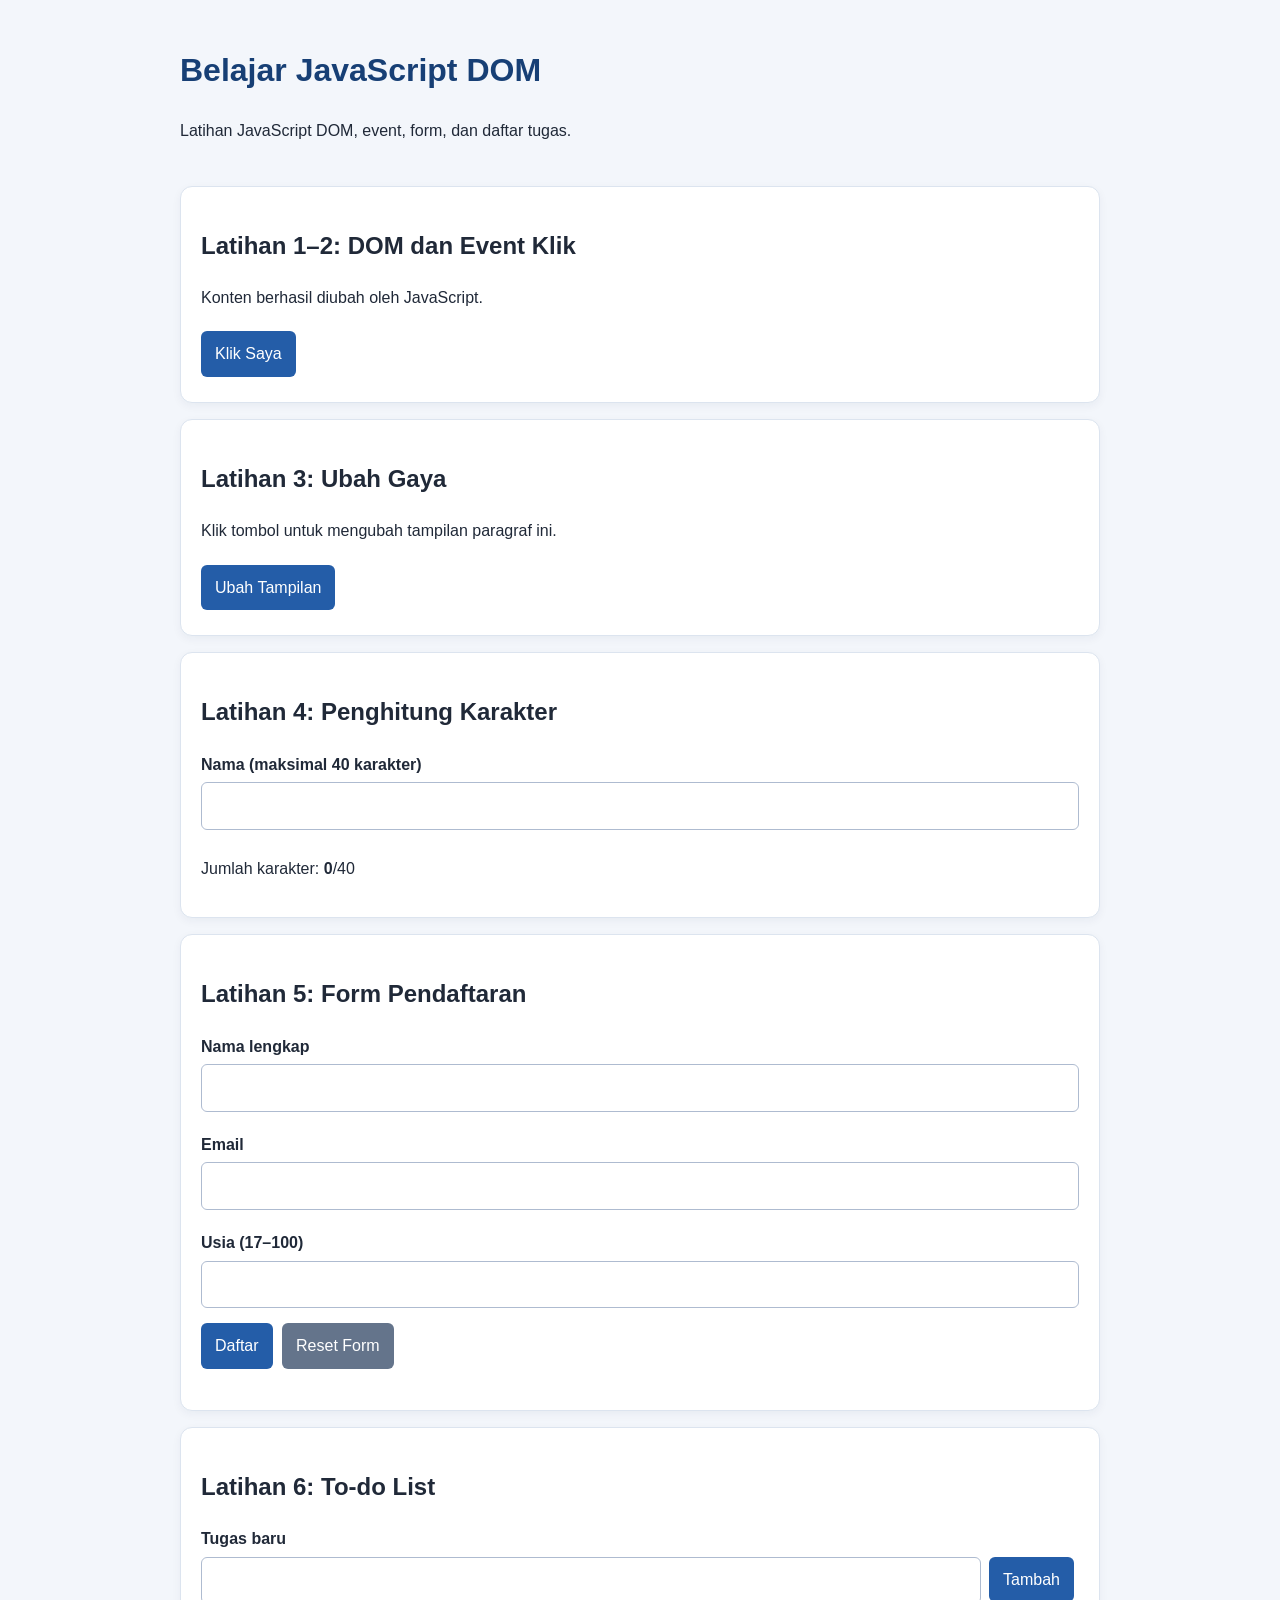
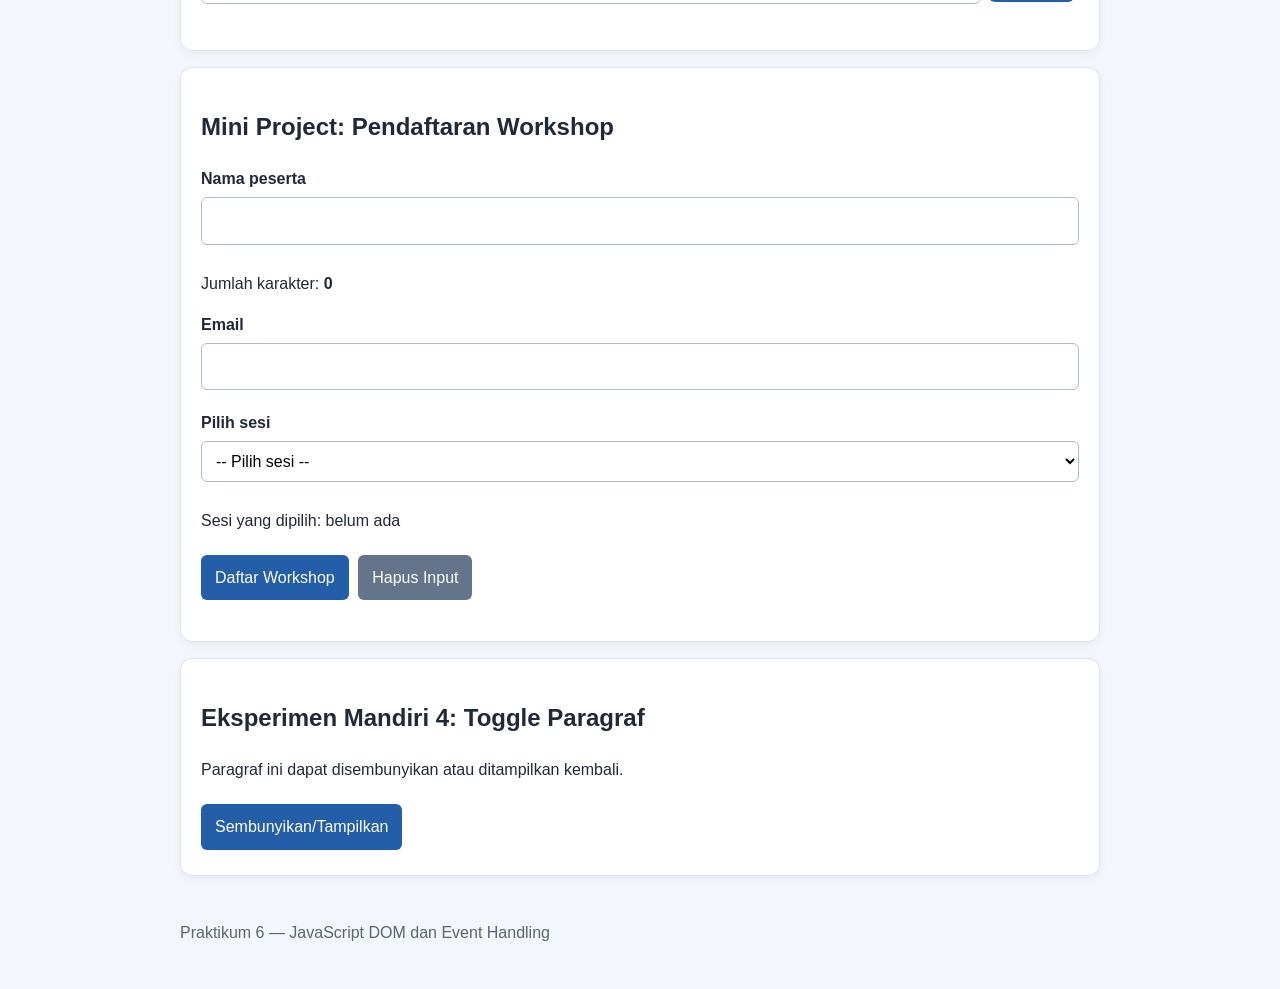
<file: index.html>
<!DOCTYPE html>
<html lang="id">
<head>
    <meta charset="UTF-8">
    <meta name="viewport" content="width=device-width, initial-scale=1.0">
    <title>Praktikum DOM dan Event</title>
    <link rel="stylesheet" href="style.css">
    <script src="script.js" defer></script>
</head>
<body>
    <header class="container">
        <h1 id="judul">Praktikum DOM dan Event</h1>
        <p>Latihan JavaScript DOM, event, form, dan daftar tugas.</p>
    </header>

    <main class="container">
        <section class="panel">
            <h2>Latihan 1–2: DOM dan Event Klik</h2>
            <p id="pesan">Belum ada tindakan.</p>
            <button id="tombolAksi" type="button">Klik Saya</button>
        </section>

        <section class="panel">
            <h2>Latihan 3: Ubah Gaya</h2>
            <p id="teksGaya">
                Klik tombol untuk mengubah tampilan paragraf ini.
            </p>
            <button id="tombolGaya" type="button">Ubah Tampilan</button>
        </section>

        <section class="panel">
            <h2>Latihan 4: Penghitung Karakter</h2>
            <label for="namaInput">Nama (maksimal 40 karakter)</label>
            <input id="namaInput" type="text" maxlength="40">
            <p>Jumlah karakter: <strong id="jumlahKarakter">0</strong>/40</p>
        </section>

        <section class="panel">
            <h2>Latihan 5: Form Pendaftaran</h2>
            <form id="formPendaftaran" novalidate>
                <label for="nama">Nama lengkap</label>
                <input id="nama" type="text">

                <label for="email">Email</label>
                <input id="email" type="email">

                <label for="usia">Usia (17–100)</label>
                <input id="usia" type="number">

                <button type="submit">Daftar</button>
                <button type="reset" class="secondary">Reset Form</button>
            </form>
            <p id="pesanForm" aria-live="polite"></p>
        </section>

        <section class="panel">
            <h2>Latihan 6: To-do List</h2>
            <label for="inputTugas">Tugas baru</label>

            <div class="inline">
                <input id="inputTugas" type="text">
                <button id="tambahTugas" type="button">Tambah</button>
            </div>

            <p id="pesanTugas" aria-live="polite"></p>
            <ul id="daftarTugas"></ul>
        </section>

        <section class="panel">
            <h2>Mini Project: Pendaftaran Workshop</h2>

            <form id="formWorkshop" novalidate>
                <label for="namaWorkshop">Nama peserta</label>
                <input id="namaWorkshop" type="text" maxlength="50">

                <p>
                    Jumlah karakter:
                    <strong id="jumlahNamaWorkshop">0</strong>
                </p>

                <label for="emailWorkshop">Email</label>
                <input id="emailWorkshop" type="email">

                <label for="sesiWorkshop">Pilih sesi</label>
                <select id="sesiWorkshop">
                    <option value="">-- Pilih sesi --</option>
                    <option value="Pagi">Sesi Pagi</option>
                    <option value="Siang">Sesi Siang</option>
                    <option value="Sore">Sesi Sore</option>
                </select>

                <p id="sesiDipilih">Sesi yang dipilih: belum ada</p>

                <button type="submit">Daftar Workshop</button>
                <button type="reset" class="secondary">Hapus Input</button>
            </form>

            <p id="pesanWorkshop" aria-live="polite"></p>
        </section>

        <section class="panel">
            <h2>Eksperimen Mandiri 4: Toggle Paragraf</h2>
            <p id="paragrafToggle">
                Paragraf ini dapat disembunyikan atau ditampilkan kembali.
            </p>
            <button id="tombolToggle" type="button">
                Sembunyikan/Tampilkan
            </button>
        </section>
    </main>

    <footer class="container">
        <p>Praktikum 6 — JavaScript DOM dan Event Handling</p>
    </footer>
</body>
</html>
</file>
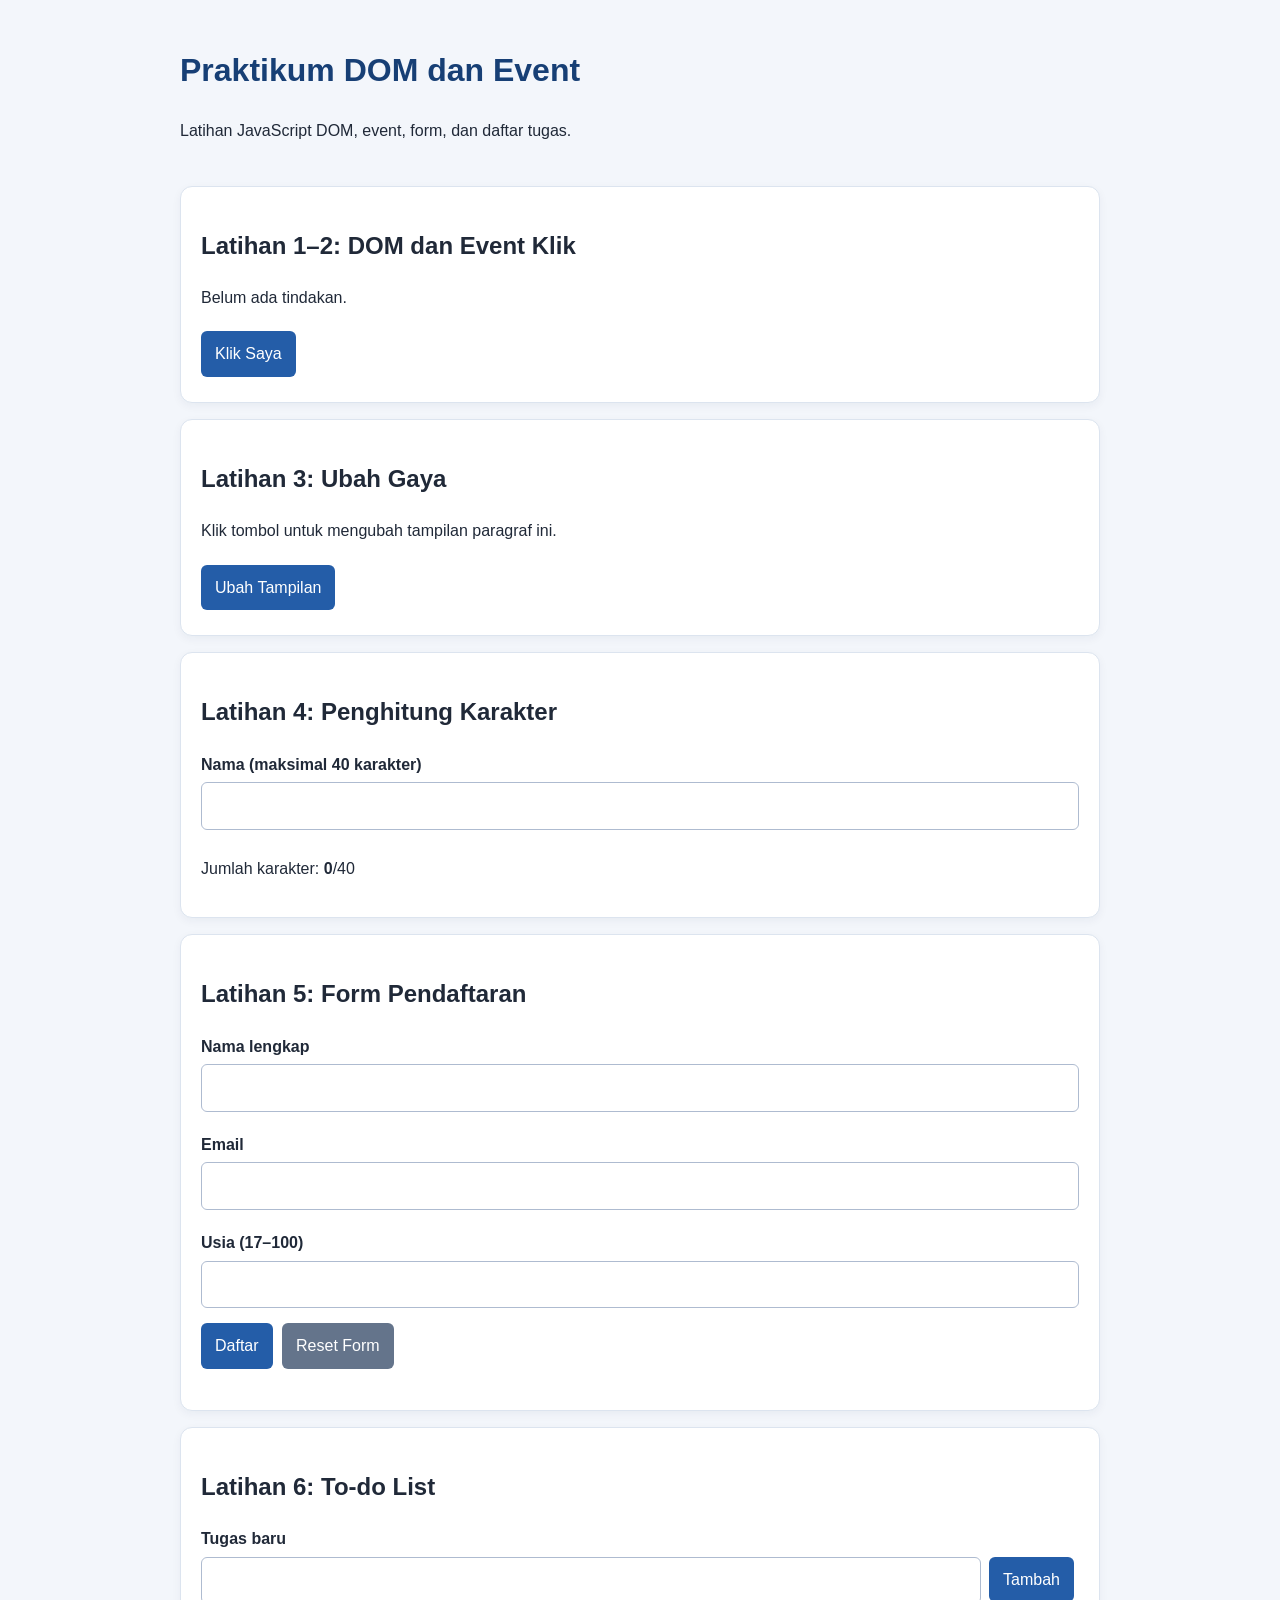
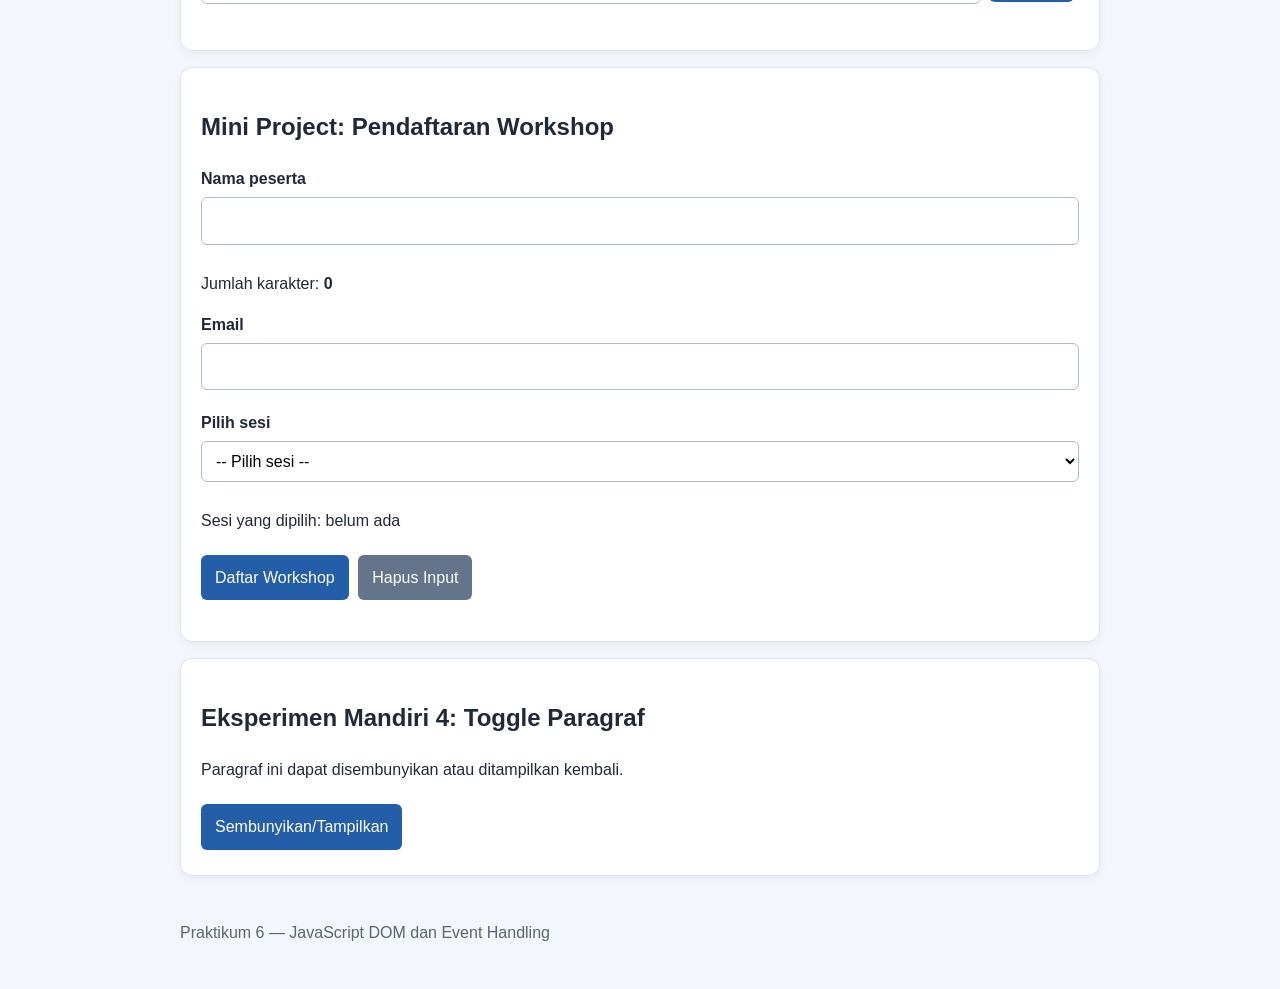
<file: index - eksperiments.html>
<!DOCTYPE html>
<html lang="id">
<head>
    <meta charset="UTF-8">
    <meta name="viewport" content="width=device-width, initial-scale=1.0">
    <title>Praktikum DOM dan Event</title>
    <link rel="stylesheet" href="style.css">
    <script src="script.js"></script>
</head>
<body>
    <header class="container">
        <h1 id="judul">Praktikum DOM dan Event</h1>
        <p>Latihan JavaScript DOM, event, form, dan daftar tugas.</p>
    </header>

    <main class="container">
        <section class="panel">
            <h2>Latihan 1–2: DOM dan Event Klik</h2>
            <p id="pesan">Belum ada tindakan.</p>
            <button id="tombolAksi" type="button">Klik Saya</button>
        </section>

        <section class="panel">
            <h2>Latihan 3: Ubah Gaya</h2>
            <p id="teksGaya">
                Klik tombol untuk mengubah tampilan paragraf ini.
            </p>
            <button id="tombolGaya" type="button">Ubah Tampilan</button>
        </section>

        <section class="panel">
            <h2>Latihan 4: Penghitung Karakter</h2>
            <label for="namaInput">Nama (maksimal 40 karakter)</label>
            <input id="namaInput" type="text" maxlength="40">
            <p>Jumlah karakter: <strong id="jumlahKarakter">0</strong>/40</p>
        </section>

        <section class="panel">
            <h2>Latihan 5: Form Pendaftaran</h2>
            <form id="formPendaftaran" novalidate>
                <label for="nama">Nama lengkap</label>
                <input id="nama" type="text">

                <label for="email">Email</label>
                <input id="email" type="email">

                <label for="usia">Usia (17–100)</label>
                <input id="usia" type="number">

                <button type="submit">Daftar</button>
                <button type="reset" class="secondary">Reset Form</button>
            </form>
            <p id="pesanForm" aria-live="polite"></p>
        </section>

        <section class="panel">
            <h2>Latihan 6: To-do List</h2>
            <label for="inputTugas">Tugas baru</label>

            <div class="inline">
                <input id="inputTugas" type="text">
                <button id="tambahTugas" type="button">Tambah</button>
            </div>

            <p id="pesanTugas" aria-live="polite"></p>
            <ul id="daftarTugas"></ul>
        </section>

        <section class="panel">
            <h2>Mini Project: Pendaftaran Workshop</h2>

            <form id="formWorkshop" novalidate>
                <label for="namaWorkshop">Nama peserta</label>
                <input id="namaWorkshop" type="text" maxlength="50">

                <p>
                    Jumlah karakter:
                    <strong id="jumlahNamaWorkshop">0</strong>
                </p>

                <label for="emailWorkshop">Email</label>
                <input id="emailWorkshop" type="email">

                <label for="sesiWorkshop">Pilih sesi</label>
                <select id="sesiWorkshop">
                    <option value="">-- Pilih sesi --</option>
                    <option value="Pagi">Sesi Pagi</option>
                    <option value="Siang">Sesi Siang</option>
                    <option value="Sore">Sesi Sore</option>
                </select>

                <p id="sesiDipilih">Sesi yang dipilih: belum ada</p>

                <button type="submit">Daftar Workshop</button>
                <button type="reset" class="secondary">Hapus Input</button>
            </form>

            <p id="pesanWorkshop" aria-live="polite"></p>
        </section>

        <section class="panel">
            <h2>Eksperimen Mandiri 4: Toggle Paragraf</h2>
            <p id="paragrafToggle">
                Paragraf ini dapat disembunyikan atau ditampilkan kembali.
            </p>
            <button id="tombolToggle" type="button">
                Sembunyikan/Tampilkan
            </button>
        </section>
    </main>

    <footer class="container">
        <p>Praktikum 6 — JavaScript DOM dan Event Handling</p>
    </footer>
</body>
</html>
</file>
<file: style.css>
* {
    box-sizing: border-box;
}

body {
    margin: 0;
    font-family: Arial, sans-serif;
    line-height: 1.6;
    color: #202938;
    background: #f3f6fb;
}

.container {
    width: min(920px, 92%);
    margin: auto;
}

header {
    padding: 24px 0 10px;
}

h1 {
    color: #173f75;
}

.panel {
    background: white;
    border: 1px solid #dce4ef;
    border-radius: 12px;
    padding: 20px;
    margin: 16px 0;
    box-shadow: 0 3px 10px #1428460d;
}

label {
    display: block;
    margin-top: 10px;
    font-weight: 600;
}

input,
select {
    width: 100%;
    padding: 10px;
    margin: 5px 0 10px;
    border: 1px solid #aebbd0;
    border-radius: 6px;
    font: inherit;
    background: white;
}

button {
    padding: 10px 14px;
    margin: 5px 5px 5px 0;
    border: 0;
    border-radius: 6px;
    background: #245da8;
    color: white;
    font: inherit;
    cursor: pointer;
}

button:hover {
    background: #17457f;
}

button.secondary {
    background: #64748b;
}

.inline {
    display: flex;
    gap: 8px;
    align-items: start;
}

.inline input {
    flex: 1;
}

.highlight {
    color: #173f75;
    background: #e6f1ff;
    border-left: 4px solid #3478c8;
    padding: 12px;
}

.teks-besar {
    font-size: 1.4rem;
}

.selesai span {
    text-decoration: line-through;
    color: #687386;
}

li {
    margin-bottom: 8px;
}

.sembunyi {
    display: none;
}

#pesanForm,
#pesanWorkshop,
#pesanTugas {
    font-weight: 600;
}

footer {
    padding: 12px 0 28px;
    color: #5a6575;
}

/* Tampilan untuk layar ponsel */
@media (max-width: 600px) {
    .panel {
        padding: 15px;
    }

    .inline {
        display: block;
    }

    .inline button {
        width: 100%;
        margin-left: 0;
    }
}
</file>
